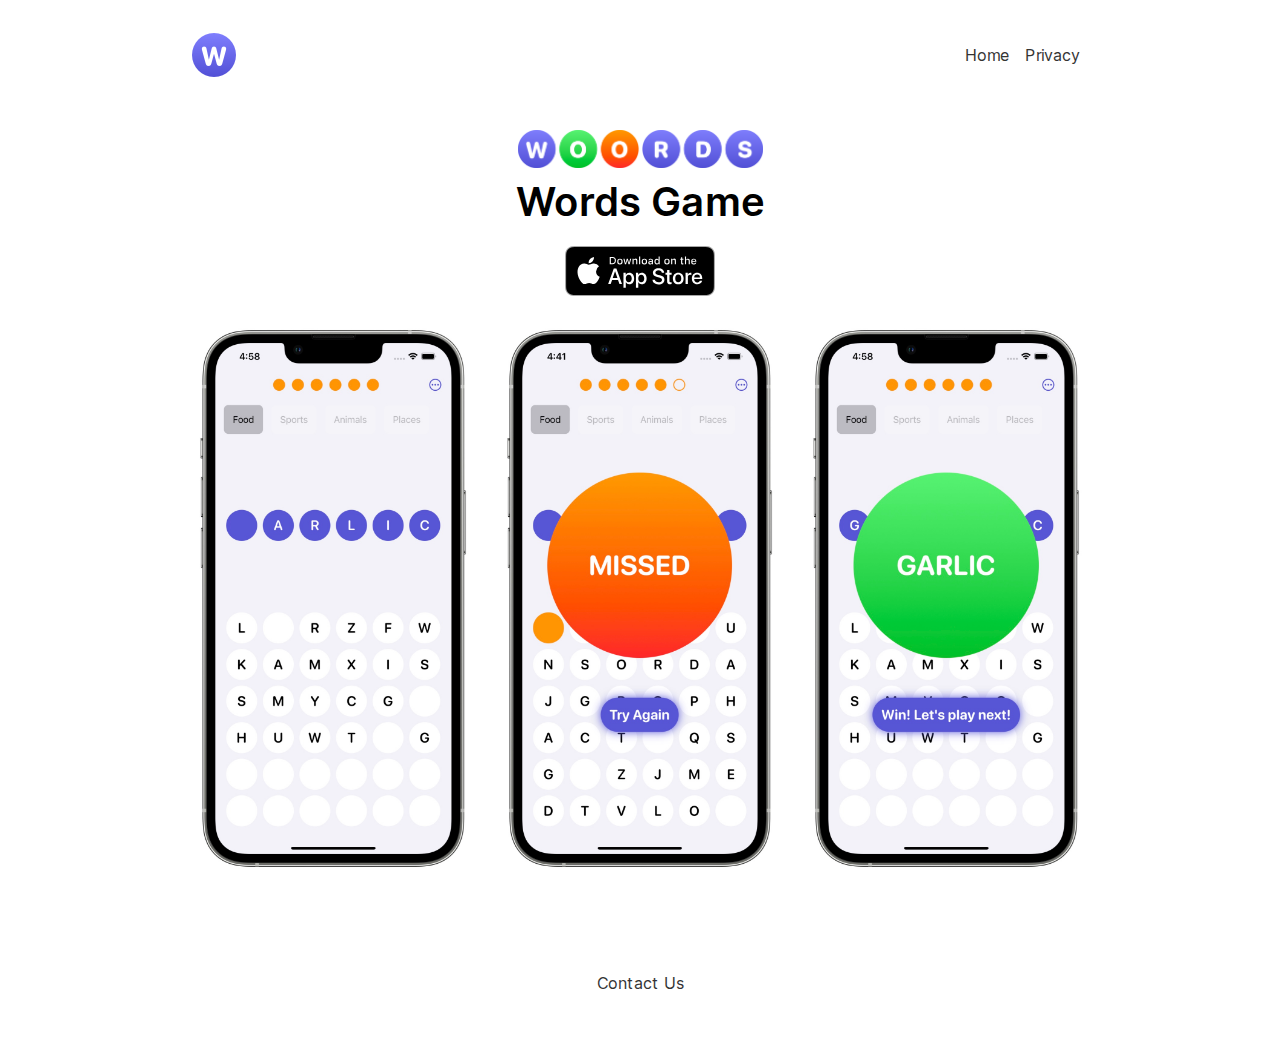
<file: index.html>
<!doctype html>
<html>
<head>
    <meta charset="utf-8">
    <meta name="keywords" content="">
    <meta name="description" content="A word game in which you have to make up words in different categories by opening new rows to get letters. But not everything is so simple. When opening a row..">
    <meta name="viewport" content="width=device-width, initial-scale=1.0, viewport-fit=cover">
	<meta name="robots" content="index, follow">
    <link rel="shortcut icon" type="image/png" href="favicon.png">
    
	<link rel="stylesheet" type="text/css" href="./css/bootstrap.min.css">
	<link rel="stylesheet" type="text/css" href="style.css">
	
    <title>WOORDS - Words Game</title>


    
<!-- Analytics -->
 
<!-- Analytics END -->
    
</head>
<body>
<!-- Main container -->
<div class="page-container">
    
<!-- bloc-0 -->
<div class="bloc l-bloc bloc-header" id="bloc-0">
	<div class="container bloc-sm">
		<div class="row">
			<div class="col">
				<nav class="navbar navbar-light row navbar-expand-md" role="navigation">
					<div class="container-fluid ">
						<a class="navbar-brand" href="index.html"><img src="img/logo-globalnav.png" alt="logo" /></a>
						<button id="nav-toggle" type="button" class="ui-navbar-toggler navbar-toggler border-0 p-0 ms-auto menu-icon-two-bars" aria-expanded="false" aria-label="Toggle navigation" data-bs-toggle="collapse" data-bs-target=".navbar-49444">
							<span class="navbar-toggler-icon"></span>
						</button>
						<div class="collapse navbar-collapse navbar-49444">
							<ul class="site-navigation nav navbar-nav ms-auto">
								<li class="nav-item">
									<a href="index.html" class="nav-link a-btn ltc-olive-drab-7">Home</a>
								</li>
								<li class="nav-item">
									<a href="privacy.html" class="a-btn nav-link ltc-olive-drab-7">Privacy</a>
								</li>
							</ul>
						</div>
					</div>
				</nav>
			</div>
		</div>
	</div>
</div>
<!-- bloc-0 END -->

<!-- bloc-0 -->
<div class="bloc l-bloc bloc-hero" id="bloc-0">
	<div class="container bloc-sm-lg bloc-sm-md bloc-sm-sm bloc-sm">
		<div class="row">
			<div class="col">
				<img src="img/lazyload-ph.png" data-src="img/TextLogo.png" class="img-fluid mx-auto d-block img-textlo-style lazyload" alt="TextLogo" />
				<h1 class="mg-md text-lg-center h1-style-semibold text-md-center text-sm-center text-center">
					Words Game
				</h1><a href="https://apps.apple.com/app/id1632805268"><img src="img/lazyload-ph.png" data-src="img/Download_on_the_App_Store_Badge_US-UK_RGB_blk_092917.svg" class="img-fluid mx-auto d-block img-style lazyload" alt="Download_on_the_App_Store_Badge_US UK_RGB_blk_092917" /></a>
			</div>
		</div>
		<div class="row voffset voffset-xs voffset-sm">
			<div class="text-center text-md-start offset-lg-0 col-lg-4 col-md-4 col-sm-12">
				<img src="img/lazyload-ph.png" data-src="img/iPhone-3.jpg" class="img-fluid mx-auto d-block mg-md lazyload" alt="iPhone 3" />
			</div>
			<div class="text-center text-md-start offset-lg-0 col-lg-4 col-md-4 col-sm-12">
				<img src="img/lazyload-ph.png" data-src="img/iPhone-2.jpg" class="img-fluid mx-auto d-block mg-md lazyload" alt="Group" />
			</div>
			<div class="text-center text-md-start offset-lg-0 col-lg-4 col-md-4 offset-sm-0 col-sm-12">
				<img src="img/lazyload-ph.png" data-src="img/iPhone-1.jpg" class="img-fluid mx-auto d-block lazyload" alt="Group%202" />
			</div>
		</div>
	</div>
</div>
<!-- bloc-0 END -->

<!-- ScrollToTop Button -->
<a class="bloc-button btn btn-d scrollToTop" onclick="scrollToTarget('1',this)"><svg xmlns="http://www.w3.org/2000/svg" width="22" height="22" viewBox="0 0 32 32"><path class="scroll-to-top-btn-icon" d="M30,22.656l-14-13-14,13"/></svg></a>
<!-- ScrollToTop Button END-->


<!-- footer -->
<div class="bloc l-bloc" id="footer">
	<div class="container bloc-md-lg bloc-sm">
		<div class="row">
			<div class="col text-lg-start">
				<a href="mailto:analyst06pigpens@icloud.com" class="a-btn a-block text-lg-center text-center link-footer">Contact Us</a>
				<div><div id="flexy-foot" class="flexy-foot-control" data-footer="footer"></div>
				</div>
			</div>
		</div>
	</div>
</div>
<!-- footer END -->

</div>
<!-- Main container END -->
    


<!-- Additional JS -->
<script src="./js/bootstrap.bundle.min.js"></script>
<script src="./js/blocs.min.js"></script>
<script src="./js/lazysizes.min.js" defer></script>
<script src="./js/flexyfoot.js"></script><!-- Additional JS END -->


</body>
</html>
</file>
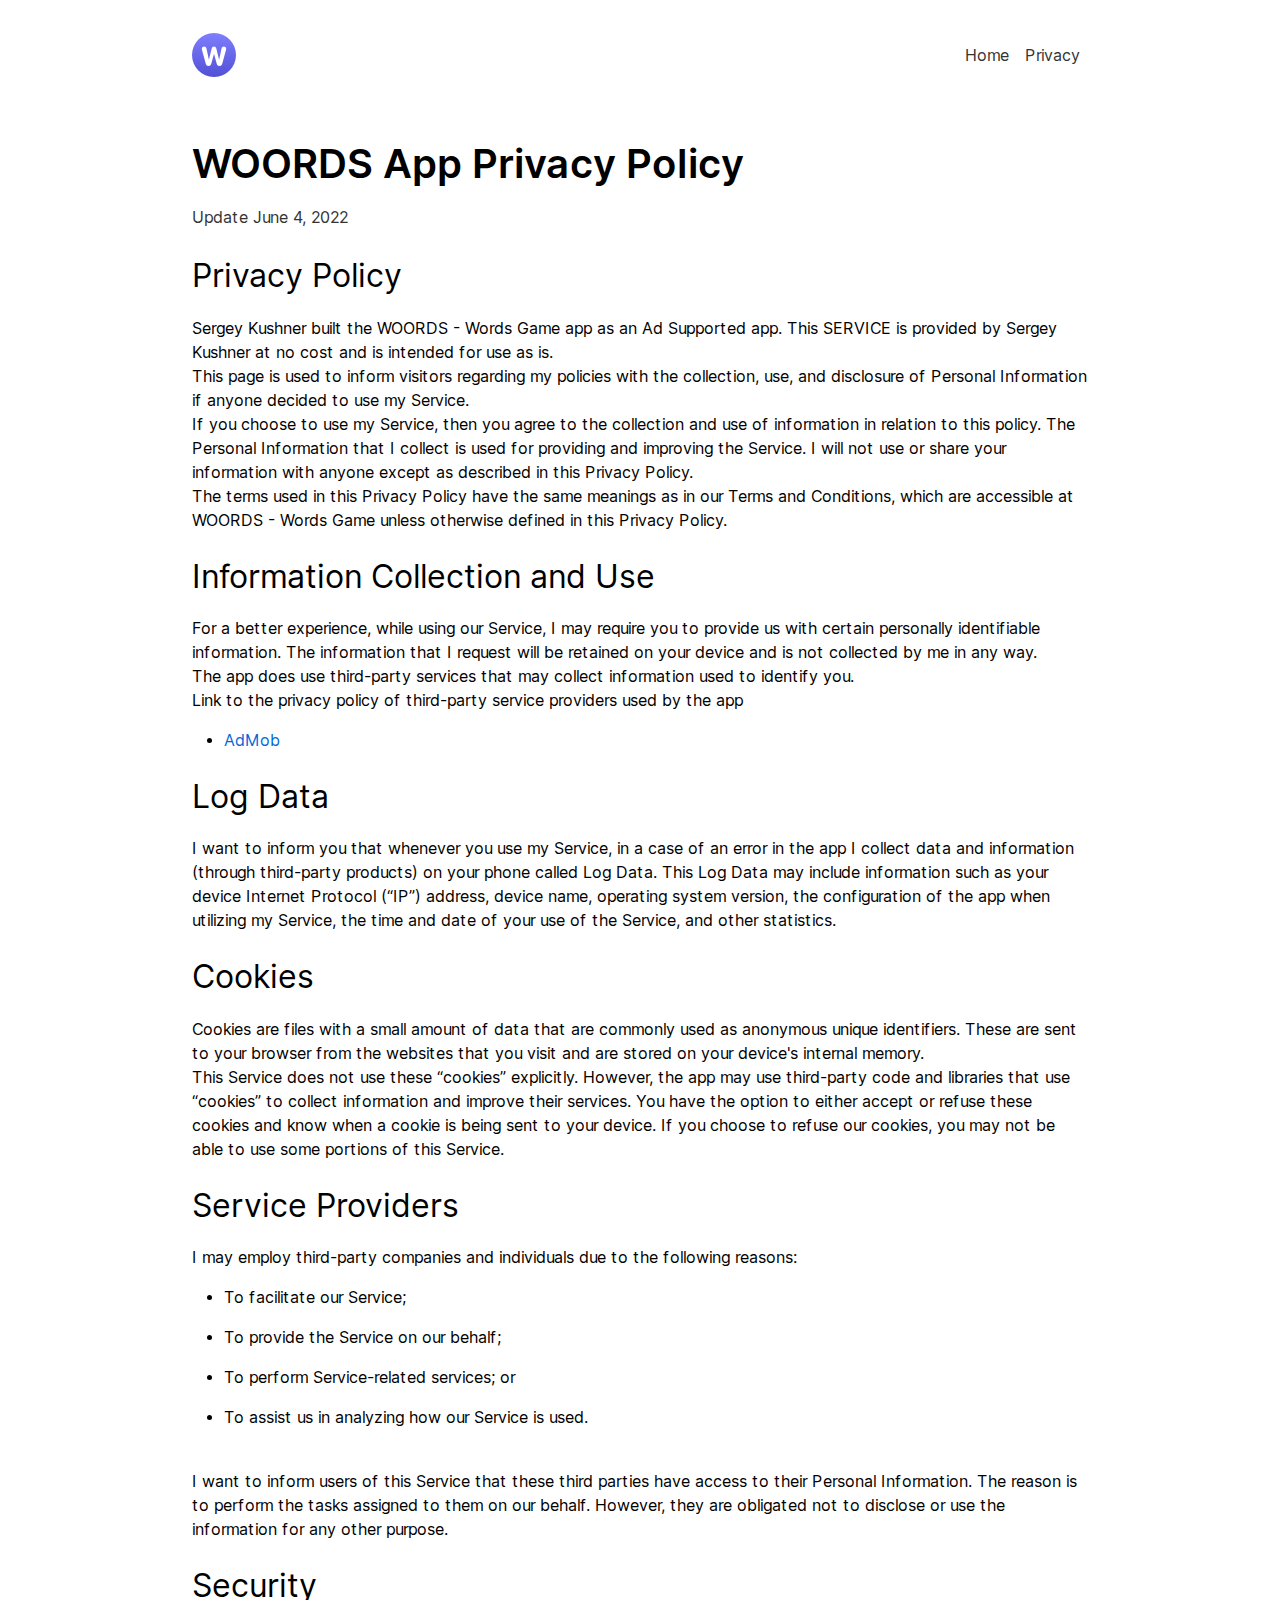
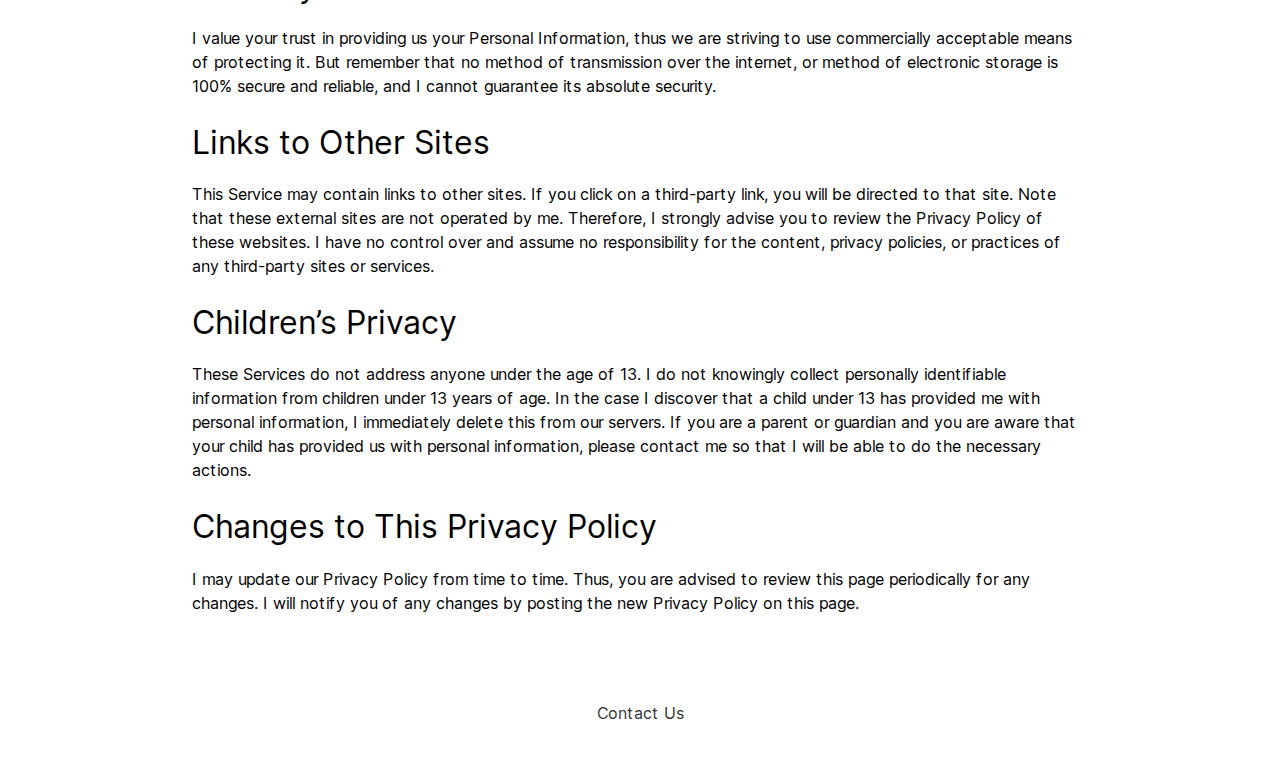
<file: privacy.html>
<!doctype html>
<html>
<head>
    <meta charset="utf-8">
    <meta name="keywords" content="">
    <meta name="description" content="">
    <meta name="viewport" content="width=device-width, initial-scale=1.0, viewport-fit=cover">
	<meta name="robots" content="index, follow">
    <link rel="shortcut icon" type="image/png" href="favicon.png">
    
	<link rel="stylesheet" type="text/css" href="./css/bootstrap.min.css">
	<link rel="stylesheet" type="text/css" href="style.css">
	
    <title>Privacy</title>


    
<!-- Analytics -->
 
<!-- Analytics END -->
    
</head>
<body>
<!-- Main container -->
<div class="page-container">
    
<!-- bloc-0 -->
<div class="bloc l-bloc bloc-header" id="bloc-0">
	<div class="container bloc-sm">
		<div class="row">
			<div class="col">
				<nav class="navbar navbar-light row navbar-expand-md" role="navigation">
					<div class="container-fluid ">
						<a class="navbar-brand" href="index.html"><img src="img/logo-globalnav.png" alt="logo" /></a>
						<button id="nav-toggle" type="button" class="ui-navbar-toggler navbar-toggler border-0 p-0 ms-auto menu-icon-two-bars" aria-expanded="false" aria-label="Toggle navigation" data-bs-toggle="collapse" data-bs-target=".navbar-49444">
							<span class="navbar-toggler-icon"></span>
						</button>
						<div class="collapse navbar-collapse navbar-49444">
							<ul class="site-navigation nav navbar-nav ms-auto">
								<li class="nav-item">
									<a href="index.html" class="nav-link a-btn ltc-olive-drab-7">Home</a>
								</li>
								<li class="nav-item">
									<a href="privacy.html" class="a-btn nav-link ltc-olive-drab-7">Privacy</a>
								</li>
							</ul>
						</div>
					</div>
				</nav>
			</div>
		</div>
	</div>
</div>
<!-- bloc-0 END -->

<!-- bloc-2 -->
<div class="bloc tc-black l-bloc bloc-privacy" id="bloc-2">
	<div class="container bloc-sm-lg bloc-sm-md bloc-sm-sm bloc-sm">
		<div class="row">
			<div class="col">
				<h1 class="mg-md h1-style tc-black">
					WOORDS App Privacy Policy
				</h1>
				<h6 class="mg-md h6-style">
					Update&nbsp;June 4, 2022
				</h6>
			</div>
		</div>
		<div class="row">
			<div class="col text-center text-md-start">
				<h2 class="mg-md h2-style">
					Privacy Policy
				</h2>
				<p class="p-style">
					Sergey Kushner built the WOORDS - Words Game app as an Ad Supported app. This SERVICE is provided by Sergey Kushner at no cost and is intended for use as is.<br />This page is used to inform visitors regarding my policies with the collection, use, and disclosure of Personal Information if anyone decided to use my Service.<br>If you choose to use my Service, then you agree to the collection and use of information in relation to this policy. The Personal Information that I collect is used for providing and improving the Service. I will not use or share your information with anyone except as described in this Privacy Policy.<br>The terms used in this Privacy Policy have the same meanings as in our Terms and Conditions, which are accessible at WOORDS - Words Game unless otherwise defined in this Privacy Policy.<br>
				</p>
			</div>
		</div>
		<div class="row">
			<div class="col text-center text-md-start">
				<h2 class="mg-md h2-style">
					Information Collection and Use
				</h2>
				<p class="p-style">
					For a better experience, while using our Service, I may require you to provide us with certain personally identifiable information. The information that I request will be retained on your device and is not collected by me in any way.<br>The app does use third-party services that may collect information used to identify you.<br>Link to the privacy policy of third-party service providers used by the app<br>
				</p>
				<ul>
					<li>
						<p class="text-sm-start text-start ">
							<a class="link-style" href="https://support.google.com/admob/answer/6128543?hl=en" target="_blank">AdMob</a><br>
						</p>
					</li>
				</ul>
			</div>
		</div>
		<div class="row">
			<div class="col text-center text-md-start">
				<h2 class="mg-md h2-style">
					Log Data
				</h2>
				<p class="p-style">
					I want to inform you that whenever you use my Service, in a case of an error in the app I collect data and information (through third-party products) on your phone called Log Data. This Log Data may include information such as your device Internet Protocol (“IP”) address, device name, operating system version, the configuration of the app when utilizing my Service, the time and date of your use of the Service, and other statistics.<br>
				</p>
			</div>
		</div>
		<div class="row">
			<div class="col text-center text-md-start">
				<h2 class="mg-md h2-style">
					Cookies
				</h2>
				<p class="p-style">
					Cookies are files with a small amount of data that are commonly used as anonymous unique identifiers. These are sent to your browser from the websites that you visit and are stored on your device's internal memory.<br>This Service does not use these “cookies” explicitly. However, the app may use third-party code and libraries that use “cookies” to collect information and improve their services. You have the option to either accept or refuse these cookies and know when a cookie is being sent to your device. If you choose to refuse our cookies, you may not be able to use some portions of this Service.<br>
				</p>
			</div>
		</div>
		<div class="row">
			<div class="col text-center text-md-start">
				<h2 class="mg-md h2-style">
					Service Providers
				</h2>
				<p class="p-style">
					I may employ third-party companies and individuals due to the following reasons:<br>
				</p>
				<ul>
					<li>
						<p class="text-sm-start text-start">
							To facilitate our Service;
						</p>
					</li>
					<li>
						<p class="text-sm-start text-start">
							To provide the Service on our behalf;
						</p>
					</li>
					<li>
						<p class="text-sm-start text-start">
							To perform Service-related services; or
						</p>
					</li>
					<li>
						<p class="text-sm-start text-start">
							To assist us in analyzing how our Service is used.
						</p>
					</li>
				</ul>
				<p class="p-style">
					<br>I want to inform users of this Service that these third parties have access to their Personal Information. The reason is to perform the tasks assigned to them on our behalf. However, they are obligated not to disclose or use the information for any other purpose.<br>
				</p>
			</div>
		</div>
		<div class="row">
			<div class="col text-center text-md-start">
				<h2 class="mg-md h2-style">
					Security
				</h2>
				<p class="p-style">
					I value your trust in providing us your Personal Information, thus we are striving to use commercially acceptable means of protecting it. But remember that no method of transmission over the internet, or method of electronic storage is 100% secure and reliable, and I cannot guarantee its absolute security.<br>
				</p>
			</div>
		</div>
		<div class="row">
			<div class="col text-center text-md-start">
				<h2 class="mg-md h2-style">
					Links to Other Sites
				</h2>
				<p class="p-style">
					This Service may contain links to other sites. If you click on a third-party link, you will be directed to that site. Note that these external sites are not operated by me. Therefore, I strongly advise you to review the Privacy Policy of these websites. I have no control over and assume no responsibility for the content, privacy policies, or practices of any third-party sites or services.<br>
				</p>
			</div>
		</div>
		<div class="row">
			<div class="col text-center text-md-start">
				<h2 class="mg-md h2-style">
					Children&rsquo;s Privacy
				</h2>
				<p class="p-style">
					These Services do not address anyone under the age of 13. I do not knowingly collect personally identifiable information from children under 13 years of age. In the case I discover that a child under 13 has provided me with personal information, I immediately delete this from our servers. If you are a parent or guardian and you are aware that your child has provided us with personal information, please contact me so that I will be able to do the necessary actions.<br>
				</p>
			</div>
		</div>
		<div class="row">
			<div class="col text-center text-md-start">
				<h2 class="mg-md h2-style">
					Changes to This Privacy Policy
				</h2>
				<p class="p-style">
					I may update our Privacy Policy from time to time. Thus, you are advised to review this page periodically for any changes. I will notify you of any changes by posting the new Privacy Policy on this page.<br>
				</p>
			</div>
		</div>
	</div>
</div>
<!-- bloc-2 END -->

<!-- ScrollToTop Button -->
<a class="bloc-button btn btn-d scrollToTop" onclick="scrollToTarget('1',this)"><svg xmlns="http://www.w3.org/2000/svg" width="22" height="22" viewBox="0 0 32 32"><path class="scroll-to-top-btn-icon" d="M30,22.656l-14-13-14,13"/></svg></a>
<!-- ScrollToTop Button END-->


<!-- footer -->
<div class="bloc l-bloc" id="footer">
	<div class="container bloc-md-lg bloc-sm">
		<div class="row">
			<div class="col text-lg-start">
				<a href="mailto:analyst06pigpens@icloud.com" class="a-btn a-block text-lg-center text-center link-footer">Contact Us</a>
				<div><div id="flexy-foot" class="flexy-foot-control" data-footer="footer"></div>
				</div>
			</div>
		</div>
	</div>
</div>
<!-- footer END -->

</div>
<!-- Main container END -->
    


<!-- Additional JS -->
<script src="./js/bootstrap.bundle.min.js"></script>
<script src="./js/blocs.min.js"></script>
<script src="./js/lazysizes.min.js" defer></script>
<script src="./js/flexyfoot.js"></script><!-- Additional JS END -->


</body>
</html>
</file>
<file: style.css>
/*-----------------------------------------------------------------------------------
	WordGameSite
	Version: 1.0
	Built with Blocs
-----------------------------------------------------------------------------------*/
body{
	margin:0;
	padding:0;
    background:#FFFFFF;
    overflow-x:hidden;
    -webkit-font-smoothing: antialiased;
    -moz-osx-font-smoothing: grayscale;
}
.page-container{overflow: hidden;} /* Prevents unwanted scroll space when scroll FX used. */
a,button{transition: background .3s ease-in-out;outline: none!important;} /* Prevent blue selection glow on Chrome and Safari */
a:hover{text-decoration: none; cursor:pointer;}

/* = Web Fonts
-------------------------------------------------------------- */

@font-face {
	font-family:'Inter-Regular';
	src: url('./fonts/Inter-Regular/Inter-Regular.woff2');
	src: url('./fonts/Inter-Regular/Inter-Regular.woff2') format('woff2');
	font-weight: normal;
	font-style: normal;
}

@font-face {
	font-family:'Inter-SemiBold';
	src: url('./fonts/Inter-SemiBold/Inter-SemiBold.woff2');
	src: url('./fonts/Inter-SemiBold/Inter-SemiBold.woff2') format('woff2');
	font-weight: normal;
	font-style: normal;
}

/* = Blocs
-------------------------------------------------------------- */

.bloc{
	width:100%;
	clear:both;
	background: 50% 50% no-repeat;
	padding:0 20px;
	-webkit-background-size: cover;
	-moz-background-size: cover;
	-o-background-size: cover;
	background-size: cover;
	position:relative;
	display:flex;
}
.bloc .container{
	padding-left:0;
	padding-right:0;
	position:relative;
}


/* Sizes */

.bloc-sm{
	padding:20px;
}


/* Light theme */

.d-bloc .card,.l-bloc{
	color:rgba(0,0,0,.5);
}
.d-bloc .card button:hover,.l-bloc button:hover{
	color:rgba(0,0,0,.7);
}
.l-bloc .icon-round,.l-bloc .icon-square,.l-bloc .icon-rounded,.l-bloc .icon-semi-rounded-a,.l-bloc .icon-semi-rounded-b{
	border-color:rgba(0,0,0,.7);
}
.d-bloc .card .divider-h span,.l-bloc .divider-h span{
	border-color:rgba(0,0,0,.1);
}
.d-bloc .card .a-btn,.l-bloc .a-btn,.l-bloc .navbar a,.l-bloc a .icon-sm, .l-bloc a .icon-md, .l-bloc a .icon-lg, .l-bloc a .icon-xl, .l-bloc h1 a, .l-bloc h2 a, .l-bloc h3 a, .l-bloc h4 a, .l-bloc h5 a, .l-bloc h6 a, .l-bloc p a{
	color:rgba(0,0,0,.6);
}
.d-bloc .card .a-btn:hover,.l-bloc .a-btn:hover,.l-bloc .navbar a:hover, .l-bloc a:hover .icon-sm, .l-bloc a:hover .icon-md, .l-bloc a:hover .icon-lg, .l-bloc a:hover .icon-xl, .l-bloc h1 a:hover, .l-bloc h2 a:hover, .l-bloc h3 a:hover, .l-bloc h4 a:hover, .l-bloc h5 a:hover, .l-bloc h6 a:hover, .l-bloc p a:hover{
	color:rgba(0,0,0,1);
}
.l-bloc .navbar-toggle .icon-bar{
	color:rgba(0,0,0,.6);
}
.d-bloc .card .btn-wire,.d-bloc .card .btn-wire:hover,.l-bloc .btn-wire,.l-bloc .btn-wire:hover{
	color:rgba(0,0,0,.7);
	border-color:rgba(0,0,0,.3);
}

/* Row Margin Offsets */

.voffset{
	margin-top:30px;
}


/* = NavBar
-------------------------------------------------------------- */

/* Two Bars Menu Icon */
.navbar-light .menu-icon-two-bars .navbar-toggler-icon{
	background-image: url("data:image/svg+xml;charset=utf8,%3Csvg viewBox='0 0 30 30' xmlns='http://www.w3.org/2000/svg'%3E%3Cpath stroke='rgba(0, 0, 0, 0.5)' stroke-width='2' stroke-miterlimit='10' d='M4,10H26M4,20H26'/%3E%3C/svg%3E");
}
.navbar-dark .menu-icon-two-bars .navbar-toggler-icon{
	background-image: url("data:image/svg+xml;charset=utf8,%3Csvg viewBox='0 0 30 30' xmlns='http://www.w3.org/2000/svg'%3E%3Cpath stroke='rgba(255, 255, 255, 0.5)' stroke-width='2' stroke-miterlimit='10' d='M4,10H26M4,20H26'/%3E%3C/svg%3E");
}
/* Handle Multi Level Navigation */
.dropdown-menu .dropdown-menu{
	border:none}
@media (min-width:576px){
	
.navbar-expand-sm .dropdown-menu .dropdown-menu{
	border:1px solid rgba(0,0,0,.15);
	position:absolute;
	left:100%;
	top:-7px}.navbar-expand-sm .dropdown-menu .submenu-left{
	right:100%;
	left:auto}}@media (min-width:768px){
	.navbar-expand-md .dropdown-menu .dropdown-menu{
	border:1px solid rgba(0,0,0,.15);
	border:1px solid rgba(0,0,0,.15);
	position:absolute;
	left:100%;
	top:-7px}.navbar-expand-md .dropdown-menu .submenu-left{
	right:100%;
	left:auto}}@media (min-width:992px){
	.navbar-expand-lg .dropdown-menu .dropdown-menu{
	border:1px solid rgba(0,0,0,.15);
	position:absolute;
	left:100%;
	top:-7px}.navbar-expand-lg .dropdown-menu .submenu-left{
	right:100%;
	left:auto}
}
/* = Bric adjustment margins
-------------------------------------------------------------- */

.mg-md{
	margin-top:10px;
	margin-bottom:20px;
}
img.mg-sm,img.mg-md,img.mg-lg{
	margin-top: 0;
}
img.mg-sm{
	margin-bottom:10px;
}
img.mg-md{
	margin-bottom:30px;
}
img.mg-lg{
	margin-bottom:50px;
}

/* = Buttons
-------------------------------------------------------------- */

.btn-d,.btn-d:hover,.btn-d:focus{
	color:#FFF;
	background:rgba(0,0,0,.3);
}

/* Prevent ugly blue glow on chrome and safari */
button{
	outline: none!important;
}

.a-block{
	width:100%;
	text-align:left;
	display: inline-block;
}
.text-center .a-block{
	text-align:center;
}





/* = Masonary
-------------------------------------------------------------- */
.card-columns .card {
	margin-bottom: 0.75rem;
}
@media (min-width: 576px) {
	.card-columns {
	-webkit-column-count: 3;
	-moz-column-count: 3;
	column-count: 3;
	-webkit-column-gap: 1.25rem;
	-moz-column-gap: 1.25rem;
	column-gap: 1.25rem;
	orphans: 1;
	widows: 1;
}
.card-columns .card {
	display: inline-block;
	width: 100%;
}
}




/* ScrollToTop button */

.scrollToTop{
	width:36px;
	height:36px;
	padding:5px;
	position:fixed;
	bottom:20px;
	right:20px;
	opacity:0;
	z-index:999;
	transition: all .3s ease-in-out;
	pointer-events:none;
}
.showScrollTop{
	opacity: 1;
	pointer-events:all;
}
.scroll-to-top-btn-icon{
	fill: none;
	stroke: #fff;
	stroke-width: 2px;
	fill-rule: evenodd;
	stroke-linecap:round;
}

/* = Custom Styling
-------------------------------------------------------------- */

h1,h2,h3,h4,h5,h6,p,label,.btn,a{
	font-family:"Inter-Regular";
}
.container{
	max-width:1440px;
}
.h1-style-semibold{
	color:#000000!important;
	font-family:"Inter-SemiBold";
	text-transform:none;
}
.bloc-hero{
	padding-right:15%;
	padding-left:15%;
}
.h1-style{
	font-family:"Inter-SemiBold";
}
.link-style{
	font-family:"Inter-Regular";
	text-decoration:none;
	color:#0068DA!important;
	text-transform:none;
}
.img-style{
	width:150px;
}
.img-textlo-style{
	width:245px;
}
.h6-style{
	color:#333333!important;
}
.bloc-header{
	padding-left:15%;
	padding-right:15%;
}
.bloc-privacy{
	padding-left:15%;
	padding-right:15%;
}
.link-footer{
	text-decoration:none;
	color:#333333!important;
}

/* = Colour
-------------------------------------------------------------- */


/* Text colour styles */

.tc-black{
	color:#000000!important;
}

/* Link colour styles */

.ltc-olive-drab-7{
	color:#333333!important;
}
.ltc-olive-drab-7:hover{
	color:#292929!important;
}


/* = Custom Bric Data
-------------------------------------------------------------- */



/* = Bloc Padding Multi Breakpoint
-------------------------------------------------------------- */

@media (min-width: 576px) {
    .bloc-xxl-sm{padding:200px 20px;}
    .bloc-xl-sm{padding:150px 20px;}
    .bloc-lg-sm{padding:100px 20px;}
    .bloc-md-sm{padding:50px 20px;}
    .bloc-sm-sm{padding:20px;}
    .bloc-no-padding-sm{padding:0 20px;}
}
@media (min-width: 768px) {
    .bloc-xxl-md{padding:200px 20px;}
    .bloc-xl-md{padding:150px 20px;}
    .bloc-lg-md{padding:100px 20px;}
    .bloc-md-md{padding:50px 20px;}
    .bloc-sm-md{padding:20px 20px;}
    .bloc-no-padding-md{padding:0 20px;}
}
@media (min-width: 992px) {
    .bloc-xxl-lg{padding:200px 20px;}
    .bloc-xl-lg{padding:150px 20px;}
    .bloc-lg-lg{padding:100px 20px;}
    .bloc-md-lg{padding:50px 20px;}
    .bloc-sm-lg{padding:20px;}
    .bloc-no-padding-lg{padding:0 20px;}
}


/* = Mobile adjustments 
-------------------------------------------------------------- */
@media (max-width: 1024px)
{
    .bloc.full-width-bloc, .bloc-tile-2.full-width-bloc .container, .bloc-tile-3.full-width-bloc .container, .bloc-tile-4.full-width-bloc .container{
        padding-left: 0; 
        padding-right: 0;  
    }
}
@media (max-width: 991px)
{
    .container{width:100%;}
    .bloc{padding-left: constant(safe-area-inset-left);padding-right: constant(safe-area-inset-right);} /* iPhone X Notch Support*/
    .bloc-group, .bloc-group .bloc{display:block;width:100%;}
}
@media (max-width: 767px)
{
    .bloc-tile-2 .container, .bloc-tile-3 .container, .bloc-tile-4 .container{
        padding-left:0;padding-right:0;
    }
    .btn-dwn{
       display:none; 
    }
    .voffset{
        margin-top:5px;
    }
    .voffset-md{
        margin-top:20px;
    }
    .voffset-lg{
        margin-top:30px;
    }
    form{
        padding:5px;
    }
    .close-lightbox{
        display:inline-block;
    }
    .blocsapp-device-iphone5{
	   background-size: 216px 425px;
	   padding-top:60px;
	   width:216px;
	   height:425px;
    }
    .blocsapp-device-iphone5 img{
	   width: 180px;
	   height: 320px;
    }
}
@media (max-width: 767px){
	.bloc-header{
		padding-right:16px;
		padding-left:16px;
	}
	.h2-style{
		text-align:left;
	}
	.p-style{
		text-align:left;
	}
	.link-style{
		text-decoration:none;
		color:#0068DA!important;
	}
	.bloc-privacy{
		padding-right:16px;
		padding-left:16px;
	}
	
	/* Small Row Margin Offsets */
	.voffset-sm{
		margin-top:30px;
	}
	
}

@media (max-width: 575px){
	
	/* Mobile Row Margin Offsets */
	.voffset-xs{
		margin-top:30px;
	}
	
}
</file>
